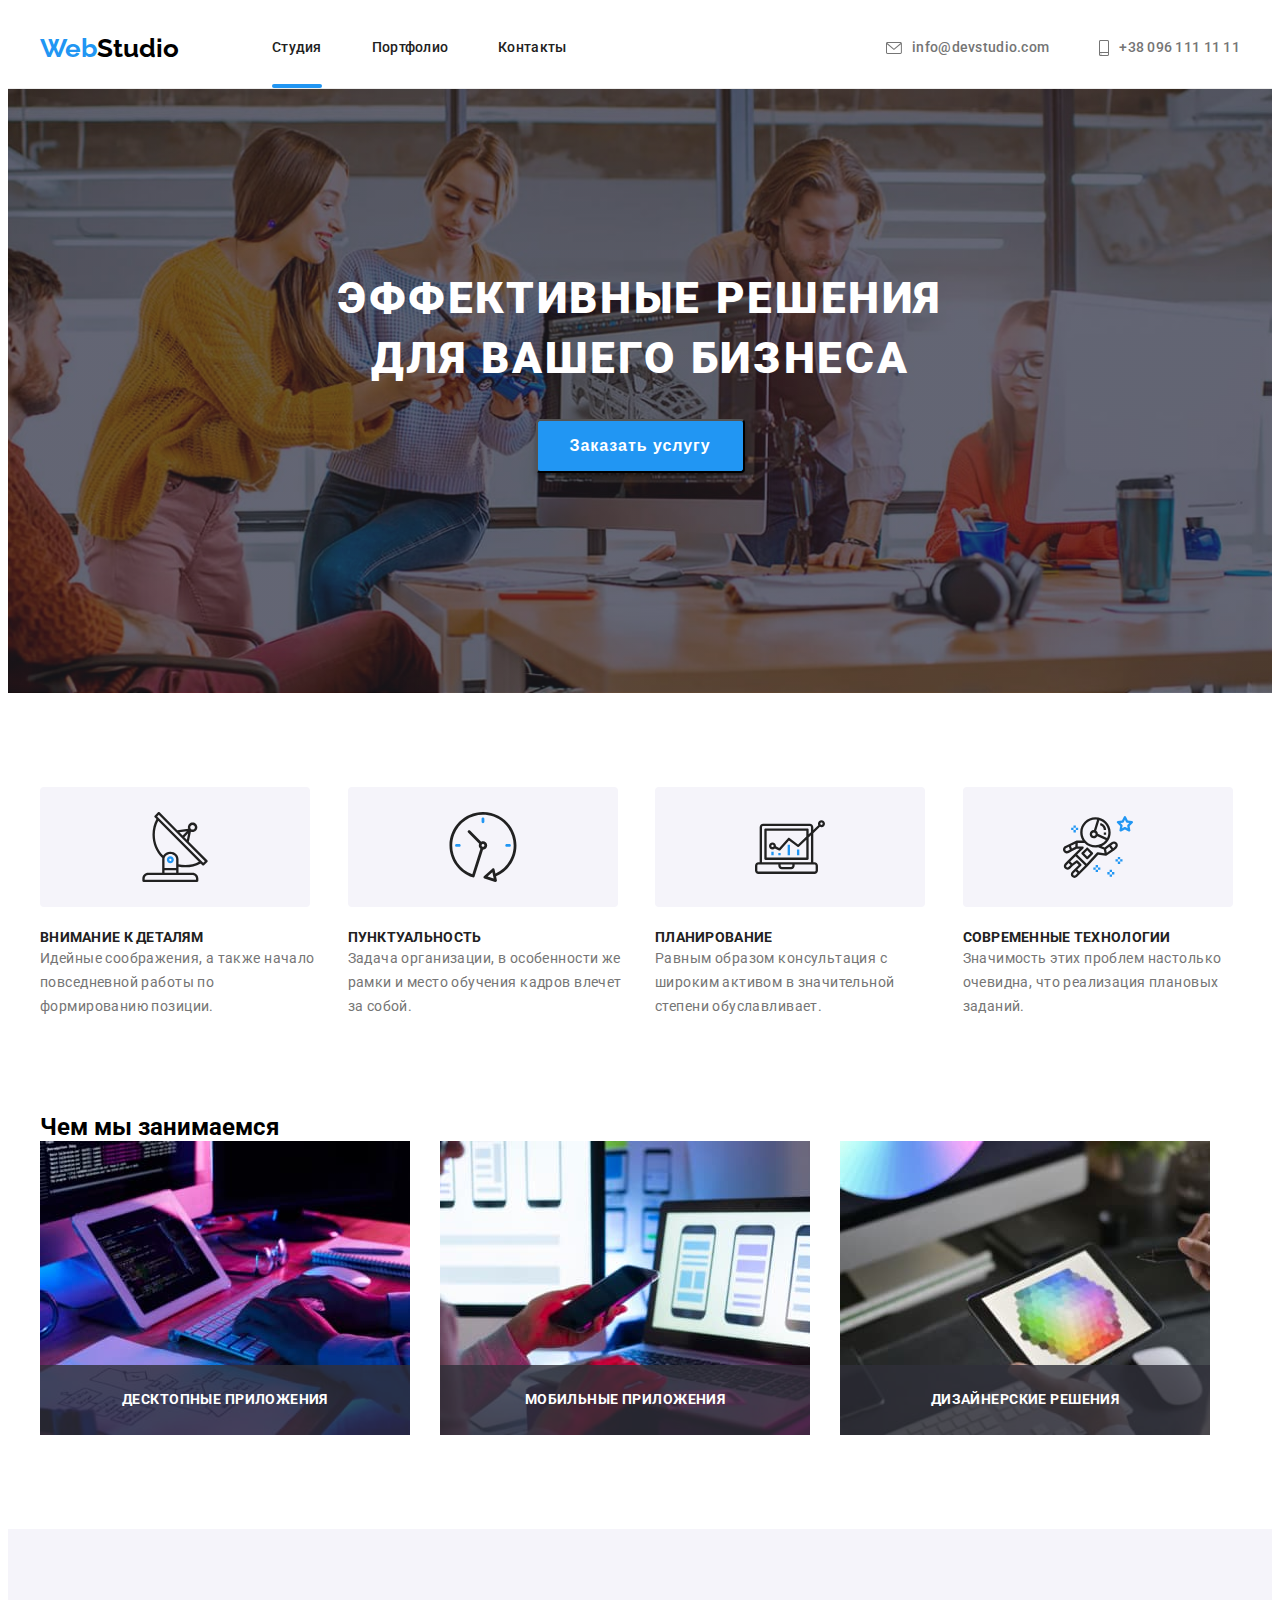
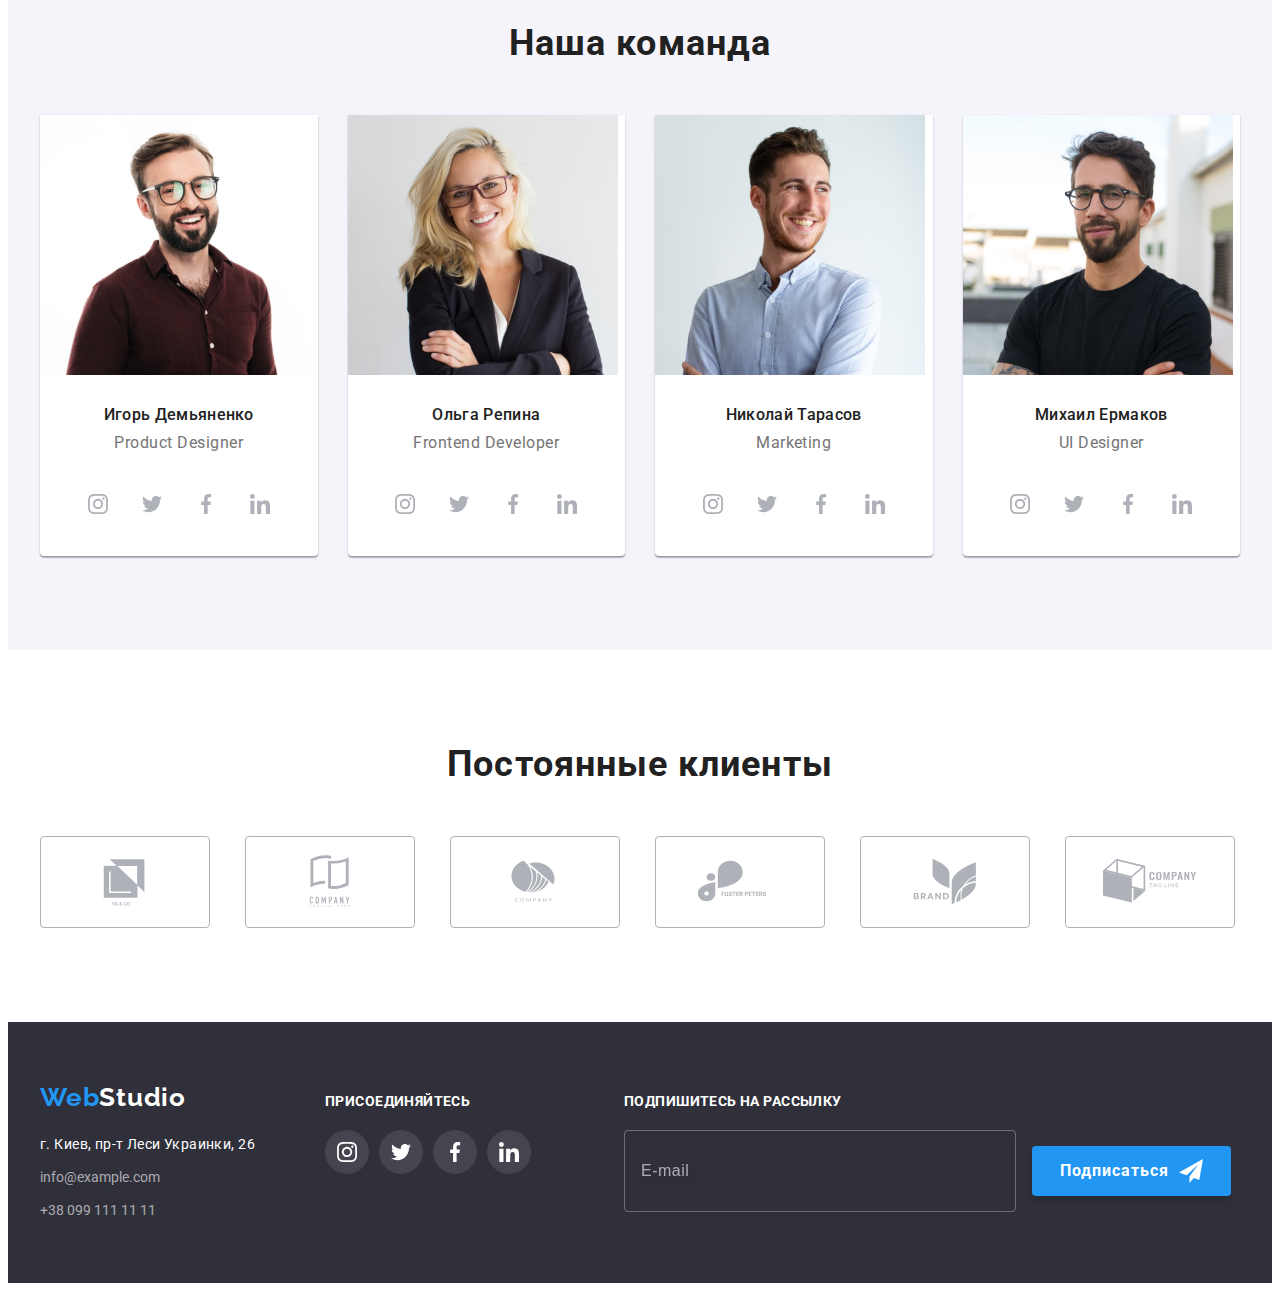
<file: index.html>
<!DOCTYPE html>
<html lang="ru">
<head>
    <link rel="preconnect" href="https://fonts.googleapis.com">
    <link rel="preconnect" href="https://fonts.gstatic.com" crossorigin>
    <link href="https://fonts.googleapis.com/css2?family=Raleway:wght@700&family=Roboto:wght@400;500;700;900&display=swap"
        rel="stylesheet">
    <link rel="stylesheet" href="https://cdnjs.cloudflare.com/ajax/libs/modern-normalize/1.1.0/modern-normalize.min.css"
        integrity="sha512-wpPYUAdjBVSE4KJnH1VR1HeZfpl1ub8YT/NKx4PuQ5NmX2tKuGu6U/JRp5y+Y8XG2tV+wKQpNHVUX03MfMFn9Q=="
        crossorigin="anonymous" referrerpolicy="no-referrer" />
    <meta charset="UTF-8">
    <meta http-equiv="X-UA-Compatible" content="IE=edge">
    <meta name="viewport" content="width=device-width, initial-scale=1.0">
    <title>Document</title>
    <link rel="stylesheet" href="./css/styles.css"/>
   <link rel="stylesheet" href="./css/main.min.css">

</head>
<body>
    <!-- header -->
<header class="header">
    <div class="container">
        <nav class="header-navigation">
            <a class="logo-header link" href="./index.html" lang="en"><span
                    class="half-logo-text logo-text">Web</span>Studio</a>
            <ul class="header-navigation__list list">
                <li class="header-navigation__item">
                    <a class="header-navigation__link link active-link" href="./index.html">Студия</a>
                </li>
                <li class="header-navigation__item">
                    <a class="header-navigation__link link" href="./portfolio.html">Портфолио</a>
                </li>
                <li class="header-navigation__item">
                    <a class="header-navigation__link link" href="Контакты">Контакты</a>
                </li>
            </ul>

        </nav>
                    <ul class="contacts__list list">
                    <li class="contacts__item">
                        <a class="contacts__link link" href="mailto:info@devstudio.com">
                        <svg class="contacts__icons" width="16" height="12">
                            <use href="./images/symbol-defs.svg#icon-envelope">
                            </use>
                        </svg>info@devstudio.com</a></li>
                    <li class="contacts__item">
                        <a class="contacts__link link" href="tel:+380961111111"> <svg class="contacts__icons" width="10" height="16">
                            <use href="./images/symbol-defs.svg#icon-smartphone"></use>
                        </svg>+38 096 111 11 11</a>
                    </li>
                </ul>
        </div>  
    </header>
    <main>
        <!-- hero -->
        <section class="hero-section section">
            <div class="container container-hero">
                <h1 class="hero__title">Эффективные решения для вашего бизнеса</h1>
                <button class="hero__btn" type="button" data-modal-open>Заказать услугу</button>
            </div>
        </section>
        <!-- features -->
        <section class="features section">
            <div class="container">
                <h2 class="visually-hidden">Наши преимущества</h2>
            <ul class="features__list list">
                <li class="features__item">
                    <div class="features__icon-box" ><svg class="features__icon">
                        <use href="./images/symbol-defs.svg#icon-antenna"></use>
                    </svg></div>
                    <h3 class="features__title">Внимание к деталям</h3>
                    <p class="features__text">Идейные соображения, а также начало повседневной работы по формированию позиции. </p>
                </li>
                <li class="features__item">
                    <div class="features__icon-box"><svg class="features__icon">
                        <use href="./images/symbol-defs.svg#icon-clock"></use>
                    </svg></div>
                    <h3 class="features__title">Пунктуальность</h3>
                    <p class="features__text">Задача организации, в особенности же рамки и место обучения кадров влечет за собой.</p>
                </li>
                <li class="features__item">
                <div class="features__icon-box"> <svg class="features__icon">
                        <use href="./images/symbol-defs.svg#icon-diagram"></use>
                    </svg></div>
                    <h3 class="features__title">Планирование</h3>
                    <p class="features__text">Равным образом консультация с широким активом в значительной степени обуславливает.</p>
                </li>
                <li class="features__item">
                <div class="features__icon-box"> <svg class="features__icon">
                        <use href="./images/symbol-defs.svg#icon-astronaut"></use>
                    </svg></div>
                    <h3 class="features__title">Современные технологии</h3>
                    <p class="features__text">Значимость этих проблем настолько очевидна, что реализация плановых заданий.</p>
                </li>

            </ul>
            </div>

        </section>
        <!-- activity -->
        <section class=" activity section">
           <div class="container"> 
               <h2 class="activity__title">Чем мы занимаемся</h2>
            <ul class="activity__list list">
                <li class="activity__item">
                   <div class="activity__box"> 
                       <img 
                    src="./images/1.jpg" 
                    alt="Написание программного обеспечения"
                    width="370">
                    <p class="activity__overlay">Десктопные приложения</p>
                   </div>
                </li>
                <li class="activity__item">
                    <div class="activity__box">
                    <img 
                    src="./images/2.jpg" 
                    alt="Адаптация под мобильные устройства"
                    width="370">
                    <p class="activity__overlay">Мобильные приложения</p>
                    </div>
                </li>
                <li class="activity__item">
                    <div class="activity__box">
                    <img 
                    src="./images/3.jpg" 
                    alt="Дизайнерские разработки"
                    width="370">
                    <p class="activity__overlay">Дизайнерские решения</p>
                    </div>
                </li>
            </ul>
            </div>
        </section>
        <!-- team -->
        <section class="team section">
            <div class="container">
            <h2 class="team__title">Наша команда</h2>
            <ul class="team__list list">
                <li class="team__item">
                    <img 
                    src="./images/igor-d.jpg" 
                    alt="Игорь Демьяненко, дизайнер продукции"
                    width="270">
                   <div class="team__text">
                       <h3 class="team__title-name">Игорь Демьяненко</h3>
                    <p class="team__title-p" lang="en">Product Designer</p>
                    </div>
                    <div >
                       <ul class="team__social-list list">
                           <li class="team__social-link-box">
                                <a href="" class="team__social-link">
                                    <svg class="team__social-link-icon">
                                    <use href="./images/symbol-defs.svg#icon-instagram"></use>
                                </svg>
                                </a>
                           </li>
                           <li class="team__social-link-box">
                            <a href="" class="team__social-link">
                                <svg class="team__social-link-icon">
                            <use href="./images/symbol-defs.svg#icon-twitter"></use>
                        </svg>
                        </a>
                    </li>
                    <li class="team__social-link-box">
                        <a href="" class="team__social-link">
                            <svg class="team__social-link-icon">
                        <use href="./images/symbol-defs.svg#icon-facebook"></use>
                    </svg>
                    </a>
                </li>
                <li class="team__social-link-box">
                    <a href="" class="team__social-link">
                        <svg class="team__social-link-icon">
                    <use href="./images/symbol-defs.svg#icon-linkedin"></use>
                </svg>
                </a>
            </li>
                       </ul>       
                        
                       
                    </div>
                </li>
                <li class="team__item">
                    <img src="./images/olha-r.jpg"
                    alt="Ольга Репина, фронтенд"
                    width="270" >
                    <div class="team__text"><h3 class="team__title-name">Ольга Репина</h3>
                    <p class="team__title-p" lang="en">Frontend Developer</p>
                    </div>
                    <div>
                        <ul class="team__social-list list">
                            <li class="team__social-link-box">
                                <a href="" class="team__social-link">
                                    <svg class="team__social-link-icon">
                                        <use href="./images/symbol-defs.svg#icon-instagram"></use>
                                    </svg>
                                </a>
                            </li>
                            <li class="team__social-link-box">
                                <a href="" class="team__social-link">
                                    <svg class="team__social-link-icon">
                                        <use href="./images/symbol-defs.svg#icon-twitter"></use>
                                    </svg>
                                </a>
                            </li>
                            <li class="team__social-link-box">
                                <a href="" class="team__social-link">
                                    <svg class="team__social-link-icon">
                                        <use href="./images/symbol-defs.svg#icon-facebook"></use>
                                    </svg>
                                </a>
                            </li>
                            <li class="team__social-link-box">
                                <a href="" class="team__social-link">
                                    <svg class="team__social-link-icon">
                                        <use href="./images/symbol-defs.svg#icon-linkedin"></use>
                                    </svg>
                                </a>
                            </li>
                        </ul>
                    
                    
                    </div>
                </li>
                <li class="team__item">
                    <img src="./images/nikolay-t.jpg" 
                    alt="Николай Тарасов, маркетинг" 
                    width="270">
                    <div class="team__text"><h3 class="team__title-name">Николай Тарасов</h3>
                    <p class="team__title-p" lang="en">Marketing</p>
                    </div>
                    <div>
                        <ul class="team__social-list list">
                            <li class="team__social-link-box">
                                <a href="" class="team__social-link">
                                    <svg class="team__social-link-icon">
                                        <use href="./images/symbol-defs.svg#icon-instagram"></use>
                                    </svg>
                                </a>
                            </li>
                            <li class="team__social-link-box">
                                <a href="" class="team__social-link">
                                    <svg class="team__social-link-icon">
                                        <use href="./images/symbol-defs.svg#icon-twitter"></use>
                                    </svg>
                                </a>
                            </li>
                            <li class="team__social-link-box">
                                <a href="" class="team__social-link">
                                    <svg class="team__social-link-icon">
                                        <use href="./images/symbol-defs.svg#icon-facebook"></use>
                                    </svg>
                                </a>
                            </li>
                            <li class="team__social-link-box">
                                <a href="" class="team__social-link">
                                    <svg class="team__social-link-icon">
                                        <use href="./images/symbol-defs.svg#icon-linkedin"></use>
                                    </svg>
                                </a>
                            </li>
                        </ul>
                    
                    
                    </div>
                </li>
                <li class="team__item">
                    <img src="./images/mihail-e.jpg" 
                    alt="Михаил Ермаков, дизайнер интерфейсов" 
                    width="270">
                   <div class="team__text"> <h3 class="team__title-name">Михаил Ермаков</h3>
                    <p class="team__title-p" lang="en">UI Designer</p>
                    </div>
                    <div>
                        <ul class="team__social-list list">
                            <li class="team__social-link-box">
                                <a href="" class="team__social-link">
                                    <svg class="team__social-link-icon">
                                        <use href="./images/symbol-defs.svg#icon-instagram"></use>
                                    </svg>
                                </a>
                            </li>
                            <li class="team__social-link-box">
                                <a href="" class="team__social-link">
                                    <svg class="team__social-link-icon">
                                        <use href="./images/symbol-defs.svg#icon-twitter"></use>
                                    </svg>
                                </a>
                            </li>
                            <li class="team__social-link-box">
                                <a href="" class="team__social-link">
                                    <svg class="team__social-link-icon">
                                        <use href="./images/symbol-defs.svg#icon-facebook"></use>
                                    </svg>
                                </a>
                            </li>
                            <li class="team__social-link-box">
                                <a href="" class="team__social-link">
                                    <svg class="team__social-link-icon">
                                        <use href="./images/symbol-defs.svg#icon-linkedin"></use>
                                    </svg>
                                </a>
                            </li>
                        </ul>
                    
                    
                    </div>
                </li>
            </ul>
            </div>

        </section>
        <!-- clients -->
        <section class="client section">
           <div class="container"> 
               <h2 class="client__title">Постоянные клиенты</h2>
            <ul class="client__list list">
               <li class="client__item">
                   <a href="" class="client__link">
                      <svg class="client__link-icon">
                          <use href="./images/symbol-defs.svg#icon-ya-co"></use>
                      </svg>
                      </a>
               </li>
            <li class="client__item">
                <a href="" class="client__link">
                    <svg class="client__link-icon">
                        <use href="./images/symbol-defs.svg#icon-company"></use>
                    </svg>
                    </a>
                    </li>
            
            <li class="client__item">
                <a href="" class="client__link">
                    <svg class="client__link-icon">
                        <use href="./images/symbol-defs.svg#icon-company-circl"></use>
                    </svg>
                    </a>
                    
            </li>
            <li class="client__item">
                <a href="" class="client__link">
                    <svg class="client__link-icon">
                        <use href="./images/symbol-defs.svg#icon-foster"></use>
                    </svg>
                    </a>
                    
            </li>
            <li class="client__item">
                <a href="" class="client__link">
                    <svg class="client__link-icon">
                        <use href="./images/symbol-defs.svg#icon-brand-lief"></use>
                    </svg>
                    </a>
                    
            </li>
            <li class="client__item">
                <a href="" class="client__link">
                    <svg class="client__link-icon">
                        <use href="./images/symbol-defs.svg#icon-cube"></use>
                    </svg>
                    </a>
                    
            </li>
            </ul>

</div>
        </section>
    
    </main>
    <footer class="footer section">
        <div class="container">
            <div class="footer__box">
                <div class="footer__logo-adress">
                    <a class="footer__logo link" href="./index.html" lang="en"><span
                            class="half-logo-text logo-text">Web</span>Studio</a>
                    <address class="footer-adress-section">
                        <ul class="footer__list list">
                            <li class="footer__list-item"><a class="footer__adress link"
                                    href="https://www.google.com/maps/d/embed?mid=10uSM3H-mIU3GznYo2szRIEphczw"
                                    target="_blank" rel="noreferrer noopener" width="640" height="480">г. Киев, пр-т Леси
                                    Украинки, 26</a> </li>
                            <li class="footer__list-item"><a class="footer__link link"
                                    href="info@example.com">info@example.com</a></li>
                            <li class="footer__list-item"><a class="footer__link link" href="tel:+380991111111">+38 099 111 11
                                    11</a></li>
                        </ul>
                    </address>
                </div>
                <div class="footer__social">
                    <h3 class="footer__social-title">присоединяйтесь</h3>
                    <ul class="footer__social-list list">
                        <li class="footer__social-link-box">
                            <a href="" class="footer__social-link">
                                <svg class="footer__social-link-icon">
                                    <use href="./images/symbol-defs.svg#icon-instagram"></use>
                                </svg>
                            </a>
                        </li>
                        <li class="footer__social-link-box">
                            <a href="" class="footer__social-link">
                                <svg class="footer__social-link-icon">
                                    <use href="./images/symbol-defs.svg#icon-twitter"></use>
                                </svg>
                            </a>
                        </li>
                        <li class="footer__social-link-box">
                            <a href="" class="footer__social-link">
                                <svg class="footer__social-link-icon">
                                    <use href="./images/symbol-defs.svg#icon-facebook"></use>
                                </svg>
                            </a>
                        </li>
                        <li class="footer__social-link-box">
                            <a href="" class="footer__social-link">
                                <svg class="footer__social-link-icon">
                                    <use href="./images/symbol-defs.svg#icon-linkedin"></use>
                                </svg>
                            </a>
                        </li>
                    </ul>
                </div>
                <div class="footer-form">
                    <h3 class="footer__social-title">Подпишитесь на рассылку</h3>
                    <form action="#" class="footer-form">
                        <input class="footer__input" type="email" name="email" placeholder="E-mail">
                        <button class="footer__input-btn" type="submit">Подписаться
                            <svg class="footer__send" width="24" height="24">
                                <use href="./images/symbol-defs.svg#icon-send"></use>
                            </svg>
                        </button>
                    </form>
                </div>
            </div>
    
        </div>
    </footer>
    <div class="backdrop is-hidden " data-modal>
        <div class="modal">
            <form action="#" class="modal-form">
                <p class="title-form">Оставьте свои данные, мы вам перезвоним</p>
                <div class="form-series">
                <label class="label-input" for="name-label">Имя</label>
                    <span class="chapter-form">
                    <input class="form-input" type="text" name="name" id="name-label">
                  <svg class="chapter-icon" width="18" height="18">
                      <use href="./images/symbol-defs.svg#icon-person"></use>
                  </svg>
                    </span>
                
                </div>
                <div class="form-series">
                <label class="label-input" for="phone">Телефон</label>
                    <span class="chapter-form">
                    <input class="form-input" type="tel" name="tel" id="phone">
                    <svg class="chapter-icon" width="18" height="18">
                        <use href="./images/symbol-defs.svg#icon-phone"></use>
                    </svg>
                   </span>
                
                </div>
                <div class="form-series">
                <label class="label-input" for="email-label">Почта</label>
                <span class="chapter-form">
                    <input class="form-input" type="email" name="email" id="email-label">
                    <svg class="chapter-icon" width="18" height="18">
                        <use href="./images/symbol-defs.svg#icon-email"></use>
                    </svg>
                    </span>
                
                </div>
                <div class="form-series">
                <label class="label-input" for="comments">Комментарий</label>
                <textarea class="form-input-comment" name="comments" id="comments"  placeholder="Введите текст"></textarea>
               </div>
                <div class="form-series">
                    
                  <input type="checkbox" id="check-input" name="policy" class="checkbox visually-hidden">
                  <label class="check-label" for="check-input">
                     <span class="check-icon">
                         <svg class="" width="11" height="8">
                             <use href="./images/symbol-defs.svg#icon-vector"></use>
                         </svg>
                     </span>
                    <span class="check-text"> Соглашаюсь с рассылкой и принимаю <a class="check-link" href="#">Условия договора</a>
                    </span>
                </label>
                </div>
                <button type="submit" class="button-form">Отправить</button>
            </form>
            <button type="button" class="button-modal" data-modal-close>
                <svg class="button-close" width="18" height="18">
                    <use href="./images/symbol-defs.svg#icon-close"></use>
                </svg>
            </button>

        </div>

    </div>
    <script src="./js/modal.js"></script>
    
</body>
</html>
</file>
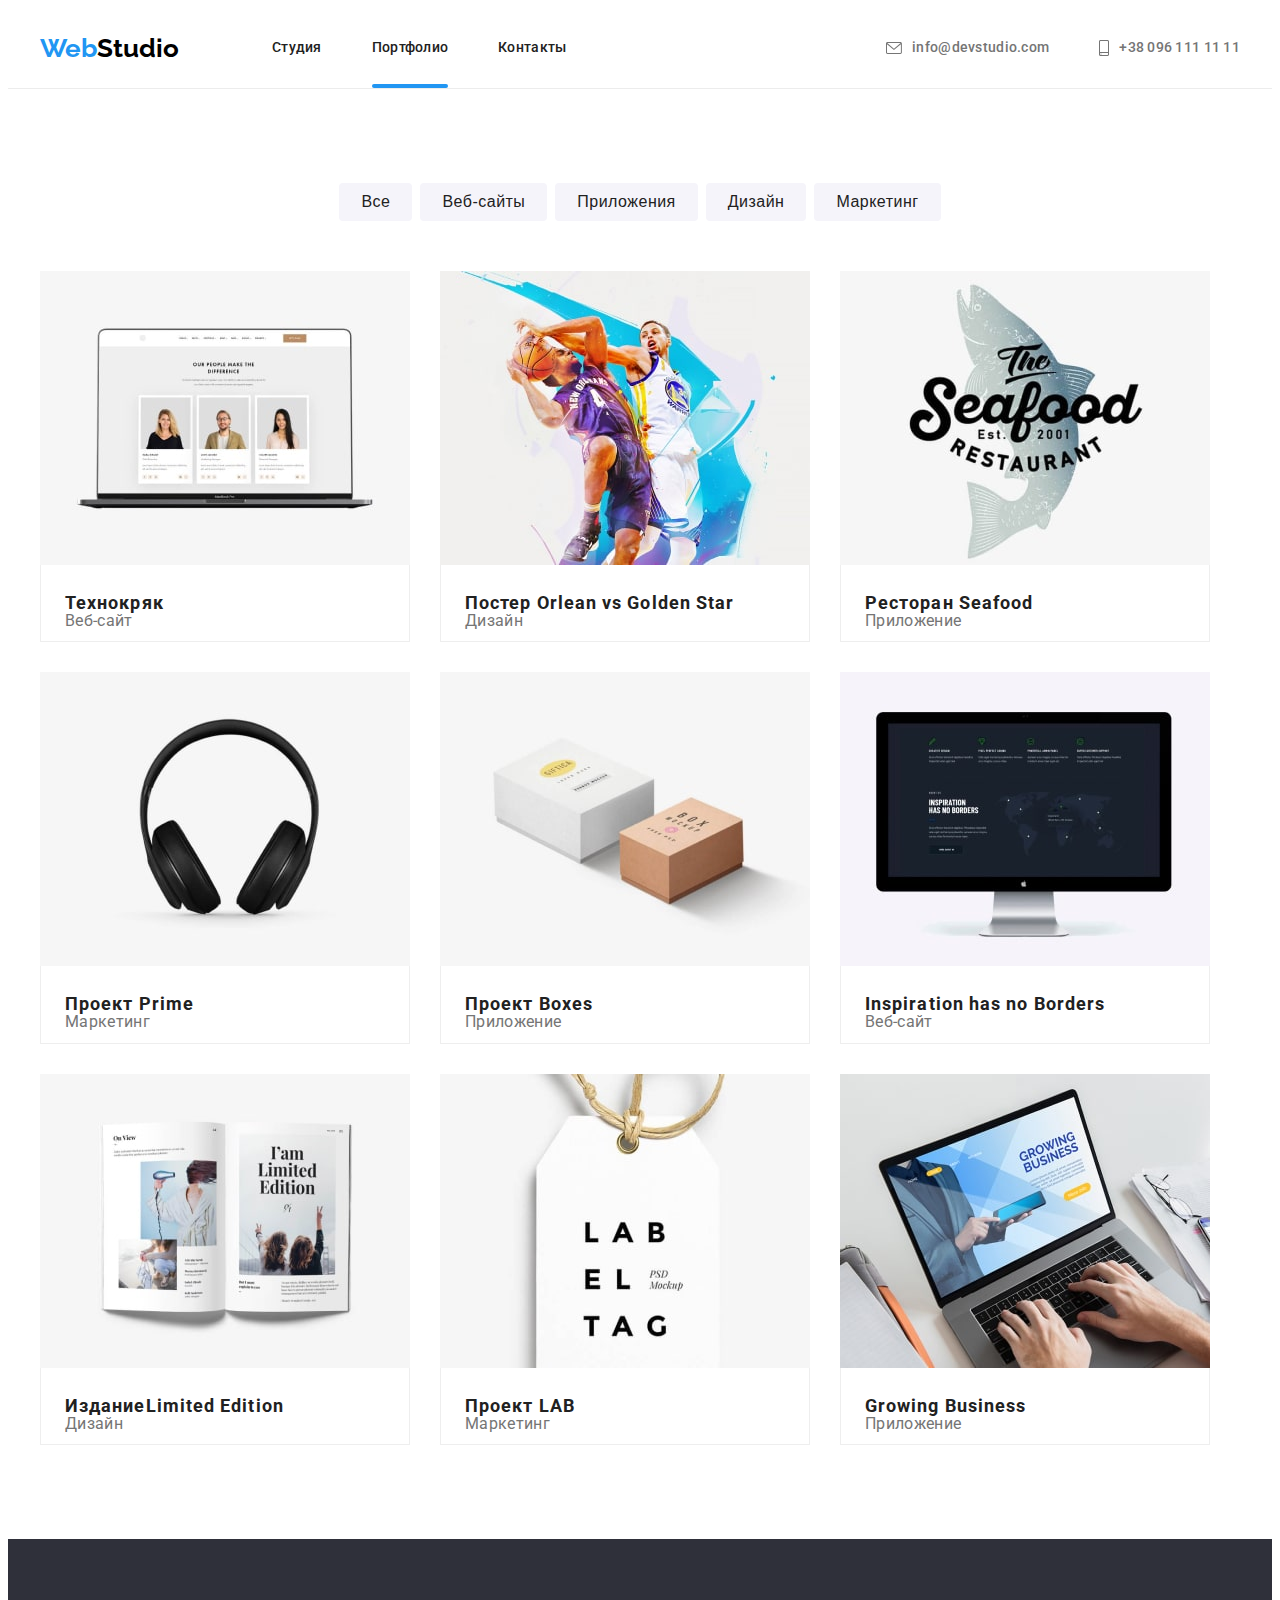
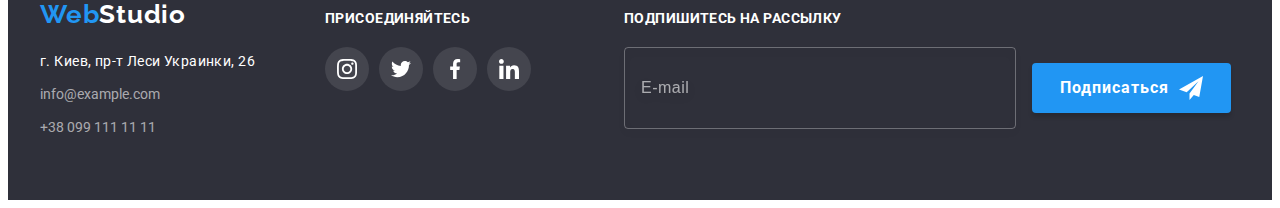
<file: portfolio.html>
<!DOCTYPE html>
<html lang="ru">

<head>
    <link rel="preconnect" href="https://fonts.googleapis.com">
    <link rel="preconnect" href="https://fonts.gstatic.com" crossorigin>
    <link href="https://fonts.googleapis.com/css2?family=Raleway:wght@700&family=Roboto:wght@400;500;700;900&display=swap"
        rel="stylesheet">
    <link rel="stylesheet" href="https://cdnjs.cloudflare.com/ajax/libs/modern-normalize/1.1.0/modern-normalize.min.css"
        integrity="sha512-wpPYUAdjBVSE4KJnH1VR1HeZfpl1ub8YT/NKx4PuQ5NmX2tKuGu6U/JRp5y+Y8XG2tV+wKQpNHVUX03MfMFn9Q=="
        crossorigin="anonymous" referrerpolicy="no-referrer" />
    <meta charset="UTF-8">
    <meta http-equiv="X-UA-Compatible" content="IE=edge">
    <meta name="viewport" content="width=device-width, initial-scale=1.0">
    <title>Document</title>
    <link rel="stylesheet" href="./css/styles.css" />
    <link rel="stylesheet" href="./css/main.min.css">

</head>
<body>
    <header class="header">
        <div class="container">
            <nav class="header-navigation">
                <a class="logo-header link" href="./index.html" lang="en"><span
                        class="half-logo-text logo-text">Web</span>Studio</a>
                <ul class="header-navigation__list list">
                    <li class="header-navigation__item">
                        <a class="header-navigation__link link " href="./index.html">Студия</a>
                    </li>
                    <li class="header-navigation__item">
                        <a class="header-navigation__link link active-link" href="./portfolio.html">Портфолио</a>
                    </li>
                    <li class="header-navigation__item">
                        <a class="header-navigation__link link" href="Контакты">Контакты</a>
                    </li>
                </ul>
    
            </nav>
            <ul class="contacts__list list">
                <li class="contacts__item">
                    <a class="contacts__link link" href="mailto:info@devstudio.com">
                        <svg class="contacts__icons" width="16" height="12">
                            <use href="./images/symbol-defs.svg#icon-envelope">
                            </use>
                        </svg>info@devstudio.com</a>
                </li>
                <li class="contacts__item">
                    <a class="contacts__link link" href="tel:+380961111111"> <svg class="contacts__icons" width="10"
                            height="16">
                            <use href="./images/symbol-defs.svg#icon-smartphone"></use>
                        </svg>+38 096 111 11 11</a>
                </li>
            </ul>
        </div>
    </header>
<main>
    <section class="filter section">
        <div class="container">
            <h1 class="visually-hidden" >Портфолио</h1>
        <ul class="filter-list list">
            <li class="filter-item"><button class="filter-btn" type="button">Все</button></li>
            <li class="filter-item"><button class="filter-btn" type="button">Веб-сайты</button></li>
            <li class="filter-item"><button class="filter-btn" type="button">Приложения</button></li>
            <li class="filter-item"><button class="filter-btn" type="button">Дизайн</button></li>
            <li class="filter-item"><button class="filter-btn" type="button">Маркетинг</button></li>
        </ul>
    </div>
    <!-- projects -->
        <div class="container">
        <ul class="projects-boxes list">
           
                <li class="projects-item">
                    <a class="projects-links link" href="">
                    <div class="projects-overlay">
                    <img 
                    src="images/img-min.jpg" 
                    alt="Ноутбук с открытым веб-сайтом" 
                    Width="370">
                    <p class="projects-overlay-txt">Технокряк это современная площадка распространения коронавируса. Компании используют эту платформу для цифрового
                    шпионажа и атак на защищённые сервера конкурентов.</p>
                    </div>
                    <div  class="text-box">
                    <h3 class="projects-boxes-title">Технокряк</h3>
                    <p class="projects-boxes-text">Веб-сайт</p>
                    </div>
                    </a>
                </li>
                <li class="projects-item">
                    <a class="projects-links link" href="">
                        <div class="projects-overlay">
                    <img 
                    src="./images/img(1)-min.jpg" 
                    alt="Постер с двумя баскетболистами" 
                    Width="370">
                    <p class="projects-overlay-txt">Технокряк это современная площадка распространения коронавируса. Компании используют эту
                        платформу для цифрового
                        шпионажа и атак на защищённые сервера конкурентов.</p>
                        </div>
                        <div  class="text-box">
                    <h3 class="projects-boxes-title">Постер <span lang="en">Orlean vs Golden Star</span></h3>
                    <p class="projects-boxes-text">Дизайн</p>
                        </div>
                        </a>
                 </li>
                <li class="projects-item">
                    <a class="projects-links link" href="">
                        <div class="projects-overlay">
                    <img 
                    src="./images/img(2)-min.jpg" 
                    alt="Логотип ресторана Seafood" 
                    Width="370">
                    <p class="projects-overlay-txt">Технокряк это современная площадка распространения коронавируса. Компании используют эту
                        платформу для цифрового
                        шпионажа и атак на защищённые сервера конкурентов.</p>
                    </div>
                        <div  class="text-box">
                    <h3 class="projects-boxes-title">Ресторан <span lang="en">Seafood</span></h3>
                    <p class="projects-boxes-text">Приложение</p>
                        </div>
                    </a>
                </li>
                <li class="projects-item">
                    <a class="projects-links link" href="">
                        <div class="projects-overlay">
                    <img 
                    src="./images/img(3)-min.jpg" 
                    alt="Черные наушники" 
                    Width="370">
                    <p class="projects-overlay-txt">Технокряк это современная площадка распространения коронавируса. Компании используют эту
                        платформу для цифрового
                        шпионажа и атак на защищённые сервера конкурентов.</p>
                    </div>
                        <div  class="text-box">
                    <h3 class="projects-boxes-title">Проект <span lang="en">Prime</span> </h3>
                    <p class="projects-boxes-text">Маркетинг</p>
                        </div>
                    </a>
                </li>
                <li class="projects-item">
                    <a class="projects-links link" href="">
                        <div class="projects-overlay">
                    <img 
                    src="./images/img(4)-min.jpg" 
                    alt="Две коробки" 
                    Width="370">
                    <p class="projects-overlay-txt">Технокряк это современная площадка распространения коронавируса. Компании используют эту
                        платформу для цифрового
                        шпионажа и атак на защищённые сервера конкурентов.</p>
                    </div>
                        <div  class="text-box">
                    <h3 class="projects-boxes-title">Проект <span lang="en">Boxes</span></h3>
                    <p class="projects-boxes-text">Приложение</p>
                        </div>
                    </a>
                </li>
                <li class="projects-item">
                    <a class="projects-links link" href="">
                        <div class="projects-overlay">
                    <img 
                    src="./images/img(5)-min.jpg" 
                    alt="Дисплей с открытым веб-сайтом" 
                    Width="370">
                    <p class="projects-overlay-txt">Технокряк это современная площадка распространения коронавируса. Компании используют эту
                        платформу для цифрового
                        шпионажа и атак на защищённые сервера конкурентов.</p>
                    </div>
                        <div  class="text-box">
                    <h3 class="projects-boxes-title" lang="en">Inspiration has no Borders</h3>
                    <p class="projects-boxes-text">Веб-сайт</p>
                        </div>
                    </a>
                </li>
                <li class="projects-item">
                    <a class="projects-links link" href="">
                        <div class="projects-overlay">
                    <img 
                    src="./images/img(6)-min.jpg" 
                    alt="Открытый журнал" 
                    Width="370"> 
                    <p class="projects-overlay-txt">Технокряк это современная площадка распространения коронавируса. Компании используют эту
                        платформу для цифрового
                        шпионажа и атак на защищённые сервера конкурентов.</p>
                    </div>
                        <div  class="text-box">
                    <h3 class="projects-boxes-title">Издание<span lang="en">Limited Edition</span></h3>
                    <p class="projects-boxes-text">Дизайн</p>
                        </div>
                    </a>
                </li>
                <li class="projects-item">
                    <a class="projects-links link" href="">
                        <div class="projects-overlay">
                    <img 
                    src="./images/img(7)-min.jpg" 
                    alt="Бирка с надписью" 
                    Width="370">
                    <p class="projects-overlay-txt">Технокряк это современная площадка распространения коронавируса. Компании используют эту
                        платформу для цифрового
                        шпионажа и атак на защищённые сервера конкурентов.</p>
                        </div>
                        <div  class="text-box">
                    <h3 class="projects-boxes-title">Проект <span lang="en">LAB</span></h3>
                    <p class="projects-boxes-text">Маркетинг</p>
                        </div>
                    </a>
                 </li>
                <li class="projects-item">
                    <a class="projects-links link" href="">
                        <div class="projects-overlay">
                    <img 
                    src="./images/img(8)-min.jpg" 
                    alt="Открытый ноутбук, руки человека на клавиатуре" 
                    Width="370">
                    <p class="projects-overlay-txt">Технокряк это современная площадка распространения коронавируса. Компании используют эту
                        платформу для цифрового
                        шпионажа и атак на защищённые сервера конкурентов.</p>
                        </div>
                        <div class="text-box">
                    <h3 class="projects-boxes-title" lang="en">Growing Business</h3>
                    <p class="projects-boxes-text">Приложение</p>
                        </div>
                    </a>
                </li>
            </ul>
        </div>
        </section>


</main>
    <footer class="footer section">
        <div class="container">
            <div class="footer__box">
                <div class="footer__logo-adress">
                    <a class="footer__logo link" href="./index.html" lang="en"><span
                            class="half-logo-text logo-text">Web</span>Studio</a>
                    <address class="footer-adress-section">
                        <ul class="footer__list list">
                            <li class="footer__list-item"><a class="footer__adress link"
                                    href="https://www.google.com/maps/d/embed?mid=10uSM3H-mIU3GznYo2szRIEphczw"
                                    target="_blank" rel="noreferrer noopener" width="640" height="480">г. Киев, пр-т Леси
                                    Украинки, 26</a> </li>
                            <li class="footer__list-item"><a class="footer__link link"
                                    href="info@example.com">info@example.com</a></li>
                            <li class="footer__list-item"><a class="footer__link link" href="tel:+380991111111">+38 099 111
                                    11
                                    11</a></li>
                        </ul>
                    </address>
                </div>
                <div class="footer__social">
                    <h3 class="footer__social-title">присоединяйтесь</h3>
                    <ul class="footer__social-list list">
                        <li class="footer__social-link-box">
                            <a href="" class="footer__social-link">
                                <svg class="footer__social-link-icon">
                                    <use href="./images/symbol-defs.svg#icon-instagram"></use>
                                </svg>
                            </a>
                        </li>
                        <li class="footer__social-link-box">
                            <a href="" class="footer__social-link">
                                <svg class="footer__social-link-icon">
                                    <use href="./images/symbol-defs.svg#icon-twitter"></use>
                                </svg>
                            </a>
                        </li>
                        <li class="footer__social-link-box">
                            <a href="" class="footer__social-link">
                                <svg class="footer__social-link-icon">
                                    <use href="./images/symbol-defs.svg#icon-facebook"></use>
                                </svg>
                            </a>
                        </li>
                        <li class="footer__social-link-box">
                            <a href="" class="footer__social-link">
                                <svg class="footer__social-link-icon">
                                    <use href="./images/symbol-defs.svg#icon-linkedin"></use>
                                </svg>
                            </a>
                        </li>
                    </ul>
                </div>
                <div class="footer-form">
                    <h3 class="footer__social-title">Подпишитесь на рассылку</h3>
                    <form action="#" class="footer-form">
                        <input class="footer__input" type="email" name="email" placeholder="E-mail">
                        <button class="footer__input-btn" type="submit">Подписаться
                            <svg class="footer__send" width="24" height="24">
                                <use href="./images/symbol-defs.svg#icon-send"></use>
                            </svg>
                        </button>
                    </form>
                </div>
            </div>
    
        </div>
    </footer>

</body>

</html>
</file>
<file: css/styles.css>
/* header */

/* hero */

/* features */

/* activity */

/* team */

/* clients */

/* footer */

/* transition: background-color 250ms cubic-bezier(0.4, 0, 0.2, 1); */
/* portfolio page2*/
</file>
<file: css/main.min.css>
:root{--firs-logo-color: #2196f3;--second-logo-color-header: #000000;--second-logo-color-footer: #ffffff;--navigation-color-first: #212121;--navigation-color-act: #2196f3;--text-title-color: #212121;--hero-txt-color: #ffffff;--hero-footer-background: #2f303a;--text-color-p: #757575}body{font-family:'Roboto', sans-serif;background-color:#ffffff}img{display:block}p,h1,h2,h3,h4,h5,h6{margin-top:0;margin-bottom:0}ul{margin-top:0;margin-bottom:0;padding-left:0}.list{list-style:none}.link{text-decoration:none}.container{width:1200px;padding-left:15px;padding-right:15px;margin:0 auto}.section{padding-top:94px;padding-bottom:94px}.visually-hidden{position:absolute;width:1px;height:1px;margin:-1px;padding:0;overflow:hidden;border:0;clip:rect(0 0 0 0)}.header{border-bottom:1px solid #ececec}.header-navigation{display:flex;align-items:center}.header-navigation__list{display:flex}.contacts__list{display:flex;margin-left:auto}.header .container{display:flex;align-items:center}.logo-header{display:block;margin-right:93px;font-family:'Raleway', sans-serif;font-style:normal;font-weight:700;font-size:26px;line-height:1.19;color:var(--second-logo-color)}.half-logo-text{color:var(--firs-logo-color)}.header-navigation__item:not(:last-child){padding-right:50px}.header-navigation__link{font-weight:500;font-size:14px;line-height:1.14;letter-spacing:.02em;position:relative;display:block;padding-top:32px;padding-bottom:32px;color:var(--navigation-color-first);transition:color 250ms cubic-bezier(0.4, 0, 0.2, 1)}.header-navigation__link:hover,.header-navigation__link:focus{color:var(--navigation-color-act)}.active-link::after{content:'';position:absolute;left:0;top:76px;bottom:-1px;display:block;width:100%;height:4px;border-radius:2px;background-color:var(--navigation-color-act)}.contacts__icons{margin-right:10px;fill:#757575;transition:fill 250ms cubic-bezier(0.4, 0, 0.2, 1)}.contacts__link:hover .contacts__icons,.contacts__link:focus .contacts__icons{fill:var(--navigation-color-act)}.contacts__item:not(:last-child){margin-right:50px}.contacts__link{font-weight:500;font-size:14px;line-height:1.14;letter-spacing:.02em;display:flex;align-items:center;margin-top:32px;margin-bottom:32px;font-family:'Roboto';font-style:normal;color:#757575;transition:color 250ms cubic-bezier(0.4, 0, 0.2, 1)}.contacts__link:hover,.contacts__link:focus{color:var(--navigation-color-act)}.hero-section{background-color:var(--hero-footer-background);text-align:center;color:var(--hero-txt-color);padding-top:180px;padding-bottom:220px;background-image:linear-gradient(rgba(47,48,58,0.4), rgba(47,48,58,0.4)),url(../images/back.jpg);background-repeat:no-repeat;background-position:center;background-size:cover}.hero__title{font-weight:900;font-size:44px;line-height:1.36;letter-spacing:.06em;max-width:696px;margin:0 auto 30px;text-align:center;text-transform:uppercase}.hero__btn{font-weight:700;font-size:16px;line-height:1.87;letter-spacing:.06em;text-align:center;padding:10px 32px;cursor:pointer;font-style:normal;color:var(--hero-txt-color);background-color:var(--navigation-color-act);border-radius:4px;box-shadow:0 4px 4px rgba(0,0,0,0.25);transition:background-color 250ms cubic-bezier(0.4, 0, 0.2, 1),box-shadow 250ms cubic-bezier(0.4, 0, 0.2, 1)}.hero__btn:hover,.hero__btn:focus{background-color:var(--navigation-color-act)}.features{padding-top:94px;padding-bottom:47px}.features__list{display:flex;align-items:center;flex-wrap:wrap;margin-left:-30px}.features__item{flex-basis:calc((100% - 120px) / 4);margin-left:30px}.features__icon-box{display:flex;align-items:center;justify-content:center;background-color:#f5f4fa;border-radius:4px;margin-bottom:30px;width:270px;height:120px}.features__icon{width:70px;height:70px}.features__title{font-weight:700;font-size:14px;line-height:.03em;letter-spacing:.02em;text-transform:uppercase;color:var(--text-title-color);margin-bottom:10px}.features__text{font-weight:400;font-size:14px;line-height:1.71;letter-spacing:.03em;font-style:normal;color:var(--text-color-p)}.activity{padding-top:47px;padding-bottom:94px}.activity-title{font-weight:700;font-size:36px;line-height:1.16;letter-spacing:.03em;text-align:center;margin-bottom:50px;font-style:normal;color:var(--text-title-color)}.activity__list{display:flex;flex-wrap:wrap}.activity__item:not(:last-child){flex-basis:calc((100% - 90px) / 3);display:block;margin-right:30px}.activity__box{position:relative}.activity__overlay{font-weight:700;font-size:14px;line-height:1.14;letter-spacing:.03em;position:absolute;bottom:0;left:0;display:flex;justify-content:center;align-items:center;height:70px;width:100%;background-color:rgba(47,48,58,0.8);color:var(--hero-txt-color);text-align:center;text-transform:uppercase}.team{background-color:#f5f4fa}.team__list{display:flex;flex-wrap:wrap;margin-left:-30px;margin-top:-30px}.team__item{flex-basis:calc((100% - 120px) / 4);margin-left:30px;margin-top:30px;box-shadow:0 1px 3px rgba(0,0,0,0.12),0 1px 1px rgba(0,0,0,0.14),0 2px 1px rgba(0,0,0,0.2);border-radius:0 0 4px 4px;background-color:var(--second-logo-color-footer)}.team__title{font-weight:700;font-size:36px;line-height:1.16;letter-spacing:.03em;text-align:center;margin-bottom:50px;font-style:normal;color:var(--text-title-color)}.team__title-name{font-weight:500;font-size:16px;line-height:1.14 0.03em;letter-spacing:.02em;margin-bottom:10px;text-align:center;font-style:normal;color:var(--text-title-color)}.team__title-p{font-weight:400;font-size:16px;line-height:1.18;letter-spacing:.03em;text-align:center;color:var(--text-color-p)}.team__text{padding-top:30px;padding-bottom:30px}.team__social-link{display:flex;justify-content:center;align-items:center;background-color:var(--hero-txt-color);width:44px;height:44px;border-radius:50%;transition:background-color 250ms cubic-bezier(0.4, 0, 0.2, 1)}.team__social-link:hover,.team__social-link:focus{background-color:var(--navigation-color-act)}.team__social-link-icon{width:20px;height:20px;fill:#afb1b8;transition:fill 250ms cubic-bezier(0.4, 0, 0.2, 1)}.team__social-link:hover .team__social-link-icon,.team__social-link:focus .team__social-link-icon{fill:var(--hero-txt-color)}.team__social-link-box:not(:last-child){margin-right:10px}.team__social-list{display:flex;align-items:center;justify-content:center;padding-bottom:30px}.client__title{font-weight:700;font-size:36px;line-height:1.16;letter-spacing:.03em;text-align:center;margin-bottom:50px;text-align:center;color:var(--text-title-color)}.client__list{display:flex;flex-wrap:wrap;margin-left:-30px}.client__item{flex-basis:calc((100% - 180px) / 6);margin-left:30px}.client__link{display:flex;align-items:center;justify-content:center;width:170px;height:92px;border:1px solid #afb1b8;box-sizing:border-box;border-radius:4px;transition:border-color 250ms cubic-bezier(0.4, 0, 0.2, 1)}.client__link:hover,.client__link:focus{border-color:var(--firs-logo-color);fill:var(--navigation-color-act)}.client__link-icon{fill:#afb1b8;width:106px;height:60px;transition:fill 250ms cubic-bezier(0.4, 0, 0.2, 1)}.client__link:hover .client__link-icon,.client__link:focus .client__link-icon{border-color:var(--firs-logo-color);fill:var(--navigation-color-act)}.footer__box{display:flex;align-items:baseline}.adress-box{margin-right:70px}.footer{background-color:var(--hero-footer-background);padding-top:60px;padding-bottom:60px}.footer__logo{font-weight:700;font-size:26px;line-height:1.19;letter-spacing:.03em;display:block;margin-bottom:20px;font-family:'Raleway', sans-serif;font-style:normal;color:var(--hero-txt-color)}.half-logo-text{color:var(--firs-logo-color)}.footer__adress{font-weight:400;font-size:14px;line-height:1.71;letter-spacing:.03em;display:block;font-family:'Roboto', sans-serif;font-style:normal;color:var(--hero-txt-color);transition:color 250ms cubic-bezier(0.4, 0, 0.2, 1)}.footer__adress:hover,.footer__adress:focus{color:var(--navigation-color-act)}.footer__list-item:not(:last-child){margin-bottom:9px}.footer__link{font-weight:400;font-size:14px;line-height:1.71;letter-spacing:.03;display:block;font-family:'Roboto', sans-serif;font-style:normal;color:rgba(255,255,255,0.6);transition:color 250ms cubic-bezier(0.4, 0, 0.2, 1)}.footer__link:hover,.footer__link:focus{color:var(--navigation-color-act)}.footer__social-title{font-weight:700;font-size:14px;line-height:1.14;letter-spacing:.03em;text-transform:uppercase;color:var(--hero-txt-color);padding-bottom:20px}.footer__social{margin-right:93px}.footer__social-link{display:flex;justify-content:center;align-items:center;background-color:rgba(255,255,255,0.1);width:44px;height:44px;border-radius:50%;transition:background-color 250ms cubic-bezier(0.4, 0, 0.2, 1)}.footer__social-link:hover,.footer__social-link:focus{background-color:var(--navigation-color-act)}.footer__social-link-icon{width:20px;height:20px;fill:var(--hero-txt-color)}.footer__social-link-box:not(:last-child){margin-right:10px}.footer__social-list{display:flex;align-items:center;justify-content:center}.footer__logo-adress{margin-right:70px}.footer__input{width:358px;height:50px;color:var(--hero-txt-color);background-color:transparent;border:1px solid rgba(255,255,255,0.3);filter:drop-shadow(0px 4px 4px rgba(0,0,0,0.15));border-radius:4px;padding:15px 16px;margin-right:12px}.footer__input::placeholder{font-weight:400;font-size:16px;line-height:1.25;letter-spacing:.03em;color:rgba(255,255,255,0.6)}.footer__input-btn{font-weight:700;font-size:16px;line-height:1.87;letter-spacing:.06em;display:inline-flex;align-items:center;justify-content:center;text-align:center;border:0;background-color:var(--navigation-color-act);cursor:pointer;box-shadow:0px 4px 4px rgba(0,0,0,0.15);border-radius:4px;padding:10px 28px;font-family:'Roboto', sans-serif;color:var(--hero-txt-color)}.footer__send{margin-left:10px}.filter-list{display:flex;justify-content:center;margin-bottom:50px}.filter-item:not(:last-child){margin-right:8px}.filter-btn{font-weight:500;font-size:16px;line-height:1.62;letter-spacing:.03em;border-radius:4px;padding:6px 22px;cursor:pointer;font-style:normal;color:#212121;background-color:#f5f4fa;border:none;transition:background-color 250ms cubic-bezier(0.4, 0, 0.2, 1),color 250ms cubic-bezier(0.4, 0, 0.2, 1)}.filter-btn:hover,.filter-btn:focus{color:var(--hero-txt-color);background-color:var(--navigation-color-act)}.projects-boxes{display:flex;flex-wrap:wrap;margin-top:-30px;margin-left:-30px}.projects-item{flex-basis:calc((100% - 270px) / 9);margin-left:30px;margin-top:30px;transition:box-shadow 250ms cubic-bezier(0.4, 0, 0.2, 1)}.projects-overlay{position:relative;overflow:hidden}.projects-overlay-txt{font-weight:400;font-size:18px;line-height:1.56;letter-spacing:.03em;position:absolute;top:0;left:0;overflow:hidden;transform:translateY(100%);width:100%;height:100%;padding:63px 24px;background-color:rgba(33,150,243,0.9);color:var(--second-logo-color-footer);border-bottom:0;margin:0;transition:transform 250ms cubic-bezier(0.4, 0, 0.2, 1)}.projects-links:hover .projects-overlay-txt,.projects-links:focus .projects-overlay-txt{transform:translateY(0)}.projects-boxes-title{font-weight:700;font-size:18px;line-height:2;letter-spacing:.06em;color:var(--text-title-color)}.projects-boxes-text{font-weight:16px;font-size:1.87;line-height:.03em;letter-spacing:.02em;color:var(--text-color-p)}.text-box{border:1px solid #eeeeee;padding:20px 24px;border-top:none}.projects-links{display:block;transition:box-shadow 250ms cubic-bezier(0.4, 0, 0.2, 1)}.projects-links:hover,.projects-links:focus{box-shadow:0px 1px 1px rgba(0,0,0,0.12),0px 4px 4px rgba(0,0,0,0.06),1px 4px 6px rgba(0,0,0,0.16)}.backdrop{position:fixed;height:100vh;width:100vw;background-color:rgba(0,0,0,0.2);top:0;transition:opacity 600ms, translate 600ms}.modal{position:absolute;width:528px;height:581px;background-color:#ffffff;box-shadow:0px 1px 3px rgba(0,0,0,0.12),0px 1px 1px rgba(0,0,0,0.14),0px 2px 1px rgba(0,0,0,0.2);border-radius:4px;left:50%;top:50%;transform:translate(-50%, -50%)}.backdrop.is-hidden{opacity:0;visibility:visible;pointer-events:none}.button-modal{position:absolute;top:8px;right:8px;width:30px;height:30px;cursor:pointer;background-color:var(--second-logo-color-footer);border:1px solid rgba(0,0,0,0.1);box-sizing:border-box;border-radius:50%;padding:0;display:flex;justify-content:center;align-items:center}.button-close{transition:fill 250ms cubic-bezier(0.4, 0, 0.2, 1)}.button-close:hover,.button-close:focus{fill:var(--navigation-color-act)}.modal-form{padding:40px}.title-form{margin-bottom:12px;display:block;font-weight:700;font-size:20px;line-height:1.15;letter-spacing:0.03em;color:var(--navigation-color-first)}.form-series{margin-bottom:10px}.label-input{margin-bottom:4px;display:block;font-family:Roboto;font-size:12px;line-height:1.16;letter-spacing:0.01em;color:var(--text-color-p)}.chapter-form{position:relative;display:block}.form-input{width:100%;height:40px;border:1px solid rgba(33,33,33,0.2);border-radius:4px;padding-left:40px;padding-right:40px;transition:border-color 250ms cubic-bezier(0.4, 0, 0.2, 1)}.form-input:focus{border-color:var(--navigation-color-act);outline:none}.chapter-icon{position:absolute;left:12px;top:50%;transform:translateY(-50%);fill:var(--text-title-color);transition:fill 250ms cubic-bezier(0.4, 0, 0.2, 1)}.form-input:focus+.chapter-icon{fill:var(--navigation-color-act)}.form-input-comment{width:100%;height:120px;border:1px solid rgba(33,33,33,0.2);box-sizing:border-box;border-radius:4px;padding-top:12px;padding-left:16px;resize:none;margin-bottom:20px;transition:border-color 250ms cubic-bezier(0.4, 0, 0.2, 1)}.form-input-comment:focus{border-color:var(--navigation-color-act);outline:none}.form-input-comment::placeholder{font-size:14px;line-height:1.14;letter-spacing:0.01em;color:rgba(117,117,117,0.5)}.policy-text{font-size:14px;line-height:1.7;letter-spacing:0.03em;color:var(--text-color-p)}.check-label{justify-content:center;display:flex;align-items:center;margin-bottom:8px}.check-text{font-size:14px;line-height:1.71;letter-spacing:0.03em;color:var(--text-color-p)}.check-link{color:var(--navigation-color-act)}.check-icon{width:16px;height:15px;border-radius:2px;border:2px solid var(--second-logo-color-header);display:flex;align-items:center;justify-content:center;margin-right:8px;transition:border-color 250ms cubic-bezier(0.4, 0, 0.2, 1),background-color 250ms cubic-bezier(0.4, 0, 0.2, 1)}.checkbox:checked+.check-label>.check-icon{background:var(--navigation-color-act);border:none}.link-check{color:var(--navigation-color-act)}.button-form{margin:0 auto;display:block;text-align:center;background-color:var(--navigation-color-act);box-shadow:0px 4px 4px rgba(0,0,0,0.15);border-radius:4px;font-family:'Roboto', sans-serif;font-weight:700;font-size:16px;line-height:1.87;letter-spacing:0.06em;color:var(--hero-txt-color);padding:10px 55px;cursor:pointer;border:0;margin-bottom:40px;transition:background-color 250ms cubic-bezier(0.4, 0, 0.2, 1)}.button-form:hover,.button-form:focus{background-color:#188ce8}
/*# sourceMappingURL=main.min.css.map */
</file>
